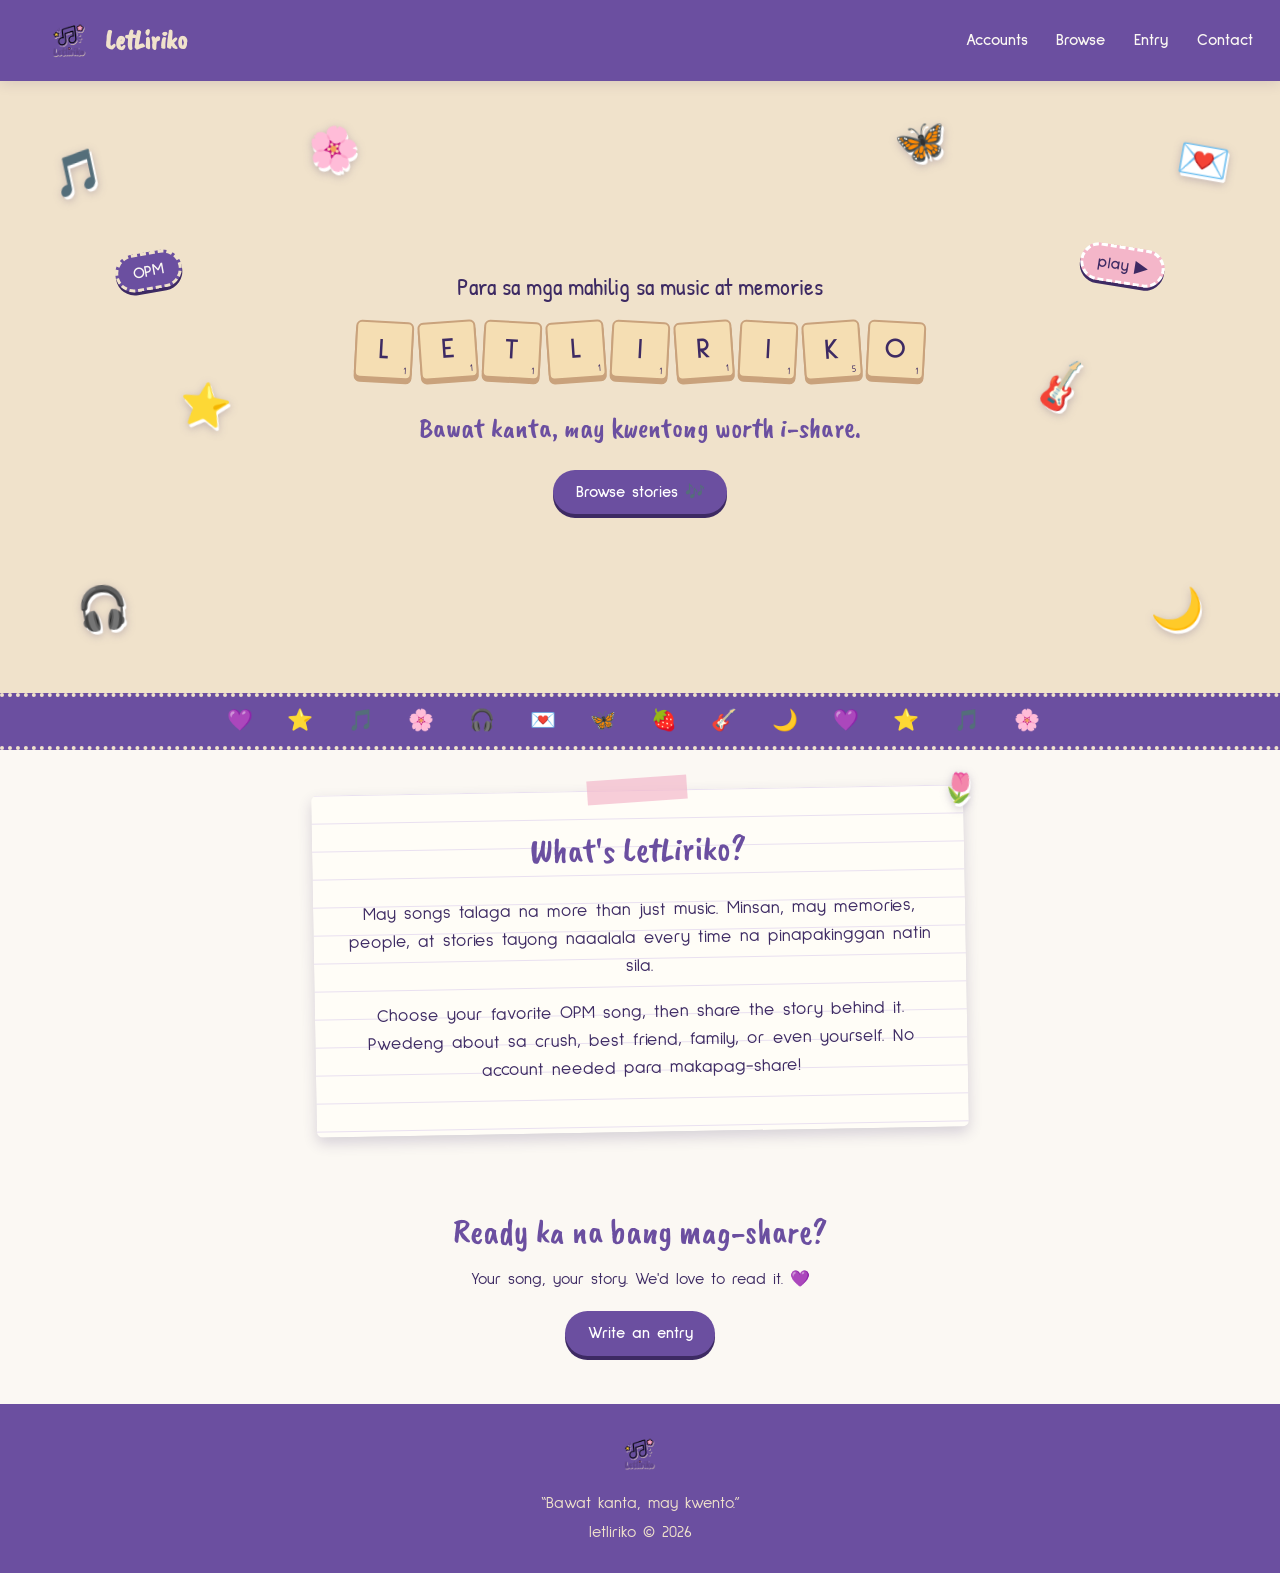
<file: index.html>
<!DOCTYPE html>
<html lang="en">
<head>
  <meta charset="UTF-8"><meta name="viewport" content="width=device-width, initial-scale=1">
  <meta name="description" content="LetLiriko — share the stories behind your favorite OPM songs.">
  <title>LetLiriko | Bawat kanta, may kwento</title><link rel="stylesheet" href="style.css">
</head>
<body>
<nav class="site-nav"><a class="brand" href="index.html" aria-label="LetLiriko home"><img src="letliriko-logo.png" alt="LetLiriko logo"><span>LetLiriko</span></a><div class="nav-links"><a  href="account.html" id="accountNav">Accounts</a><a  href="browse.html">Browse</a><a  href="messages.html">Entry</a><a  href="contact.html">Contact</a><a href="#" id="logoutNav" hidden>Log out</a></div></nav>
<header class="hero section">
  <span class="sticker" style="left:4%;top:10%;--r:-12deg">🎵</span><span class="sticker" style="left:14%;top:48%;--r:8deg">⭐</span>
  <span class="sticker" style="left:6%;bottom:8%;--r:-6deg">🎧</span><span class="sticker" style="left:24%;top:6%;--r:14deg">🌸</span>
  <span class="sticker" style="right:4%;top:8%;--r:10deg">💌</span><span class="sticker" style="right:15%;top:45%;--r:-10deg">🎸</span>
  <span class="sticker" style="right:6%;bottom:8%;--r:6deg">🌙</span><span class="sticker" style="right:26%;top:5%;--r:-8deg">🦋</span>
  <span class="badge" style="left:9%;top:28%;--r:-10deg">OPM</span><span class="badge pink" style="right:9%;top:27%;--r:9deg">play ▶</span>
  <p class="kicker">Para sa mga mahilig sa music at memories</p>
  <div class="tiles" aria-label="LETLIRIKO"><div class="tile">L<i>1</i></div><div class="tile">E<i>1</i></div><div class="tile">T<i>1</i></div><div class="tile">L<i>1</i></div><div class="tile">I<i>1</i></div><div class="tile">R<i>1</i></div><div class="tile">I<i>1</i></div><div class="tile">K<i>5</i></div><div class="tile">O<i>1</i></div></div>
  <p class="quote">Bawat kanta, may kwentong worth i-share.</p>
  <a class="btn" href="browse.html">Browse stories 🎶</a>
</header>
<div class="tape-row" aria-hidden="true">💜 ⭐ 🎵 🌸 🎧 💌 🦋 🍓 🎸 🌙 💜 ⭐ 🎵 🌸</div>
<section class="about" id="about"><div class="paper"><span class="tape"></span><span class="sticker small" style="right:-14px;top:-18px;--r:12deg">🌷</span>
  <h2>What's LetLiriko?</h2>
  <p>May songs talaga na more than just music. Minsan, may memories, people, at stories tayong naaalala every time na pinapakinggan natin sila.</p>
  <p>Choose your favorite OPM song, then share the story behind it. Pwedeng about sa crush, best friend, family, or even yourself. No account needed para makapag-share!</p>
</div></section>
<section class="home-actions"><h2>Ready ka na bang mag-share?</h2><p>Your song, your story. We'd love to read it. 💜</p><a class="btn" href="messages.html">Write an entry</a></section>
<footer><a class="brand" href="index.html">
  <img src="letliriko-logo.png" alt="LetLiriko logo">
</a><p>“Bawat kanta, may kwento.”</p><p>letliriko &copy; 2026</p></footer>
<script src="nav.js"></script><script type="module" src="cloud.js"></script>
</body></html>
</file>
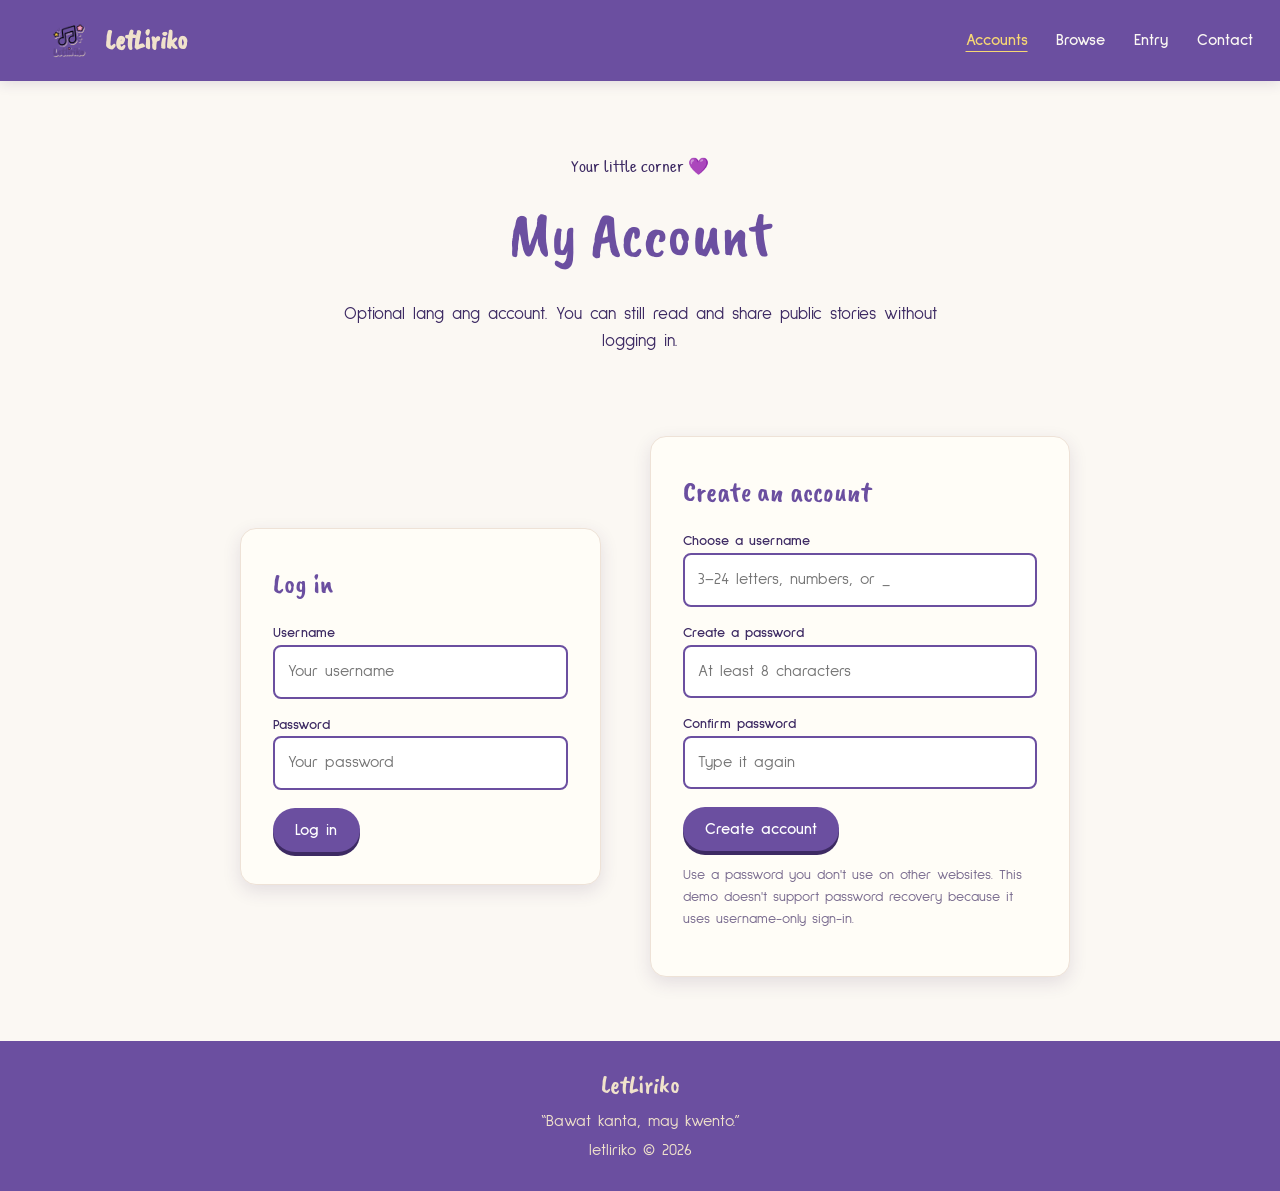
<file: account.html>
<!DOCTYPE html>
<html lang="en"><head><meta charset="UTF-8"><meta name="viewport" content="width=device-width, initial-scale=1"><title>My Account | LetLiriko</title><link rel="stylesheet" href="style.css"></head>
<body>
<nav class="site-nav"><a class="brand" href="index.html" aria-label="LetLiriko home"><img src="letliriko-logo.png" alt="LetLiriko logo"><span>LetLiriko</span></a><div class="nav-links"><a class="active" href="account.html" id="accountNav">Accounts</a><a  href="browse.html">Browse</a><a  href="messages.html">Entry</a><a  href="contact.html">Contact</a><a href="#" id="logoutNav" hidden>Log out</a></div></nav>
<main class="page-shell"><section class="page-heading"><p class="kicker">Your little corner 💜</p><h1>My Account</h1><p>Optional lang ang account. You can still read and share public stories without logging in.</p></section>
<div id="authPanel" class="account-grid"><section class="form-panel"><h2>Log in</h2><form id="loginForm"><label for="loginUsername">Username</label><input id="loginUsername" minlength="3" maxlength="24" autocomplete="username" required placeholder="Your username"><label for="loginPassword">Password</label><input id="loginPassword" type="password" minlength="8" autocomplete="current-password" required placeholder="Your password"><button class="btn" type="submit">Log in</button></form></section>
<section class="form-panel"><h2>Create an account</h2><form id="signupForm"><label for="signupUsername">Choose a username</label><input id="signupUsername" minlength="3" maxlength="24" pattern="[A-Za-z0-9_]{3,24}" autocomplete="username" required placeholder="3–24 letters, numbers, or _"><label for="signupPassword">Create a password</label><input id="signupPassword" type="password" minlength="8" autocomplete="new-password" required placeholder="At least 8 characters"><label for="signupPasswordConfirm">Confirm password</label><input id="signupPasswordConfirm" type="password" minlength="8" autocomplete="new-password" required placeholder="Type it again"><button class="btn" type="submit">Create account</button></form><p class="muted">Use a password you don't use on other websites. This demo doesn't support password recovery because it uses username-only sign-in.</p></section></div>
<section id="accountDashboard" class="form-panel" hidden><div class="dashboard-heading"><div><p class="kicker">Welcome back!</p><h2 id="welcomeUser">Your entries</h2></div><button id="logoutButton" class="btn btn-secondary" type="button">Log out</button></div><p>These are the entries you've posted while logged in. You can delete your own entries here.</p><div id="myEntries"><p>Loading your entries...</p></div></section></main>
<div id="toastRegion" class="toast-region" aria-live="polite" aria-atomic="true"></div><footer><b>LetLiriko</b><p>“Bawat kanta, may kwento.”</p><p>letliriko &copy; 2026</p></footer>
<script src="nav.js"></script><script type="module" src="cloud.js"></script><script type="module" src="account.js"></script>
</body></html>
</file>
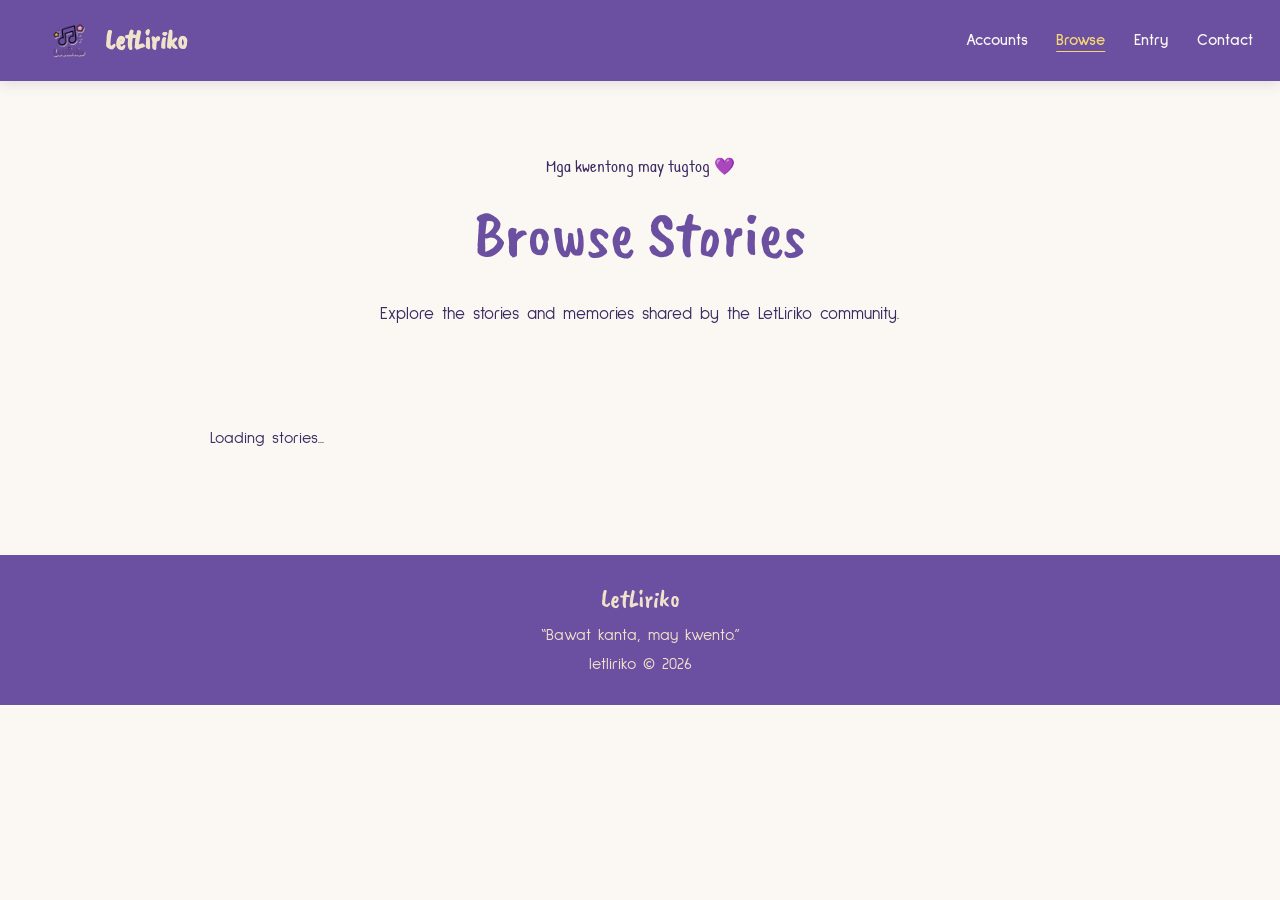
<file: browse.html>
<!DOCTYPE html>
<html lang="en"><head><meta charset="UTF-8"><meta name="viewport" content="width=device-width, initial-scale=1"><title>Browse Stories | LetLiriko</title><link rel="stylesheet" href="style.css"></head>
<body>
<nav class="site-nav"><a class="brand" href="index.html" aria-label="LetLiriko home"><img src="letliriko-logo.png" alt="LetLiriko logo"><span>LetLiriko</span></a><div class="nav-links"><a  href="account.html" id="accountNav">Accounts</a><a class="active" href="browse.html">Browse</a><a  href="messages.html">Entry</a><a  href="contact.html">Contact</a><a href="#" id="logoutNav" hidden>Log out</a></div></nav>
<main class="page-shell browse-page"><section class="page-heading"><p class="kicker">Mga kwentong may tugtog 💜</p><h1>Browse Stories</h1><p>Explore the stories and memories shared by the LetLiriko community.</p></section>
<div id="browseEntries" class="browse-grid" aria-live="polite"><p>Loading stories...</p></div></main>
<div id="browseModal" class="modal browse-entry-overlay" hidden>
  <article class="browse-modal" role="dialog" aria-modal="true" aria-labelledby="browseModalTitle">
    <button type="button" class="browse-close" id="browseClose" aria-label="Close entry">×</button>
    <div class="browse-detail-cover" id="browseDetailCover" role="img" aria-label="Song album cover"></div>
    <div class="browse-detail-content">
      <div class="browse-detail-meta"><span class="browse-song"></span><time class="browse-date"></time></div>
      <h2 id="browseModalTitle"></h2>
      <p class="browse-story"></p>
      <div class="browse-detail-footer"><small class="browse-author"></small><span class="browse-signature">Bawat kanta, may kwento. 💜</span></div>
    </div>
  </article>
</div>
<div id="toastRegion" class="toast-region" aria-live="polite" aria-atomic="true"></div><footer><b>LetLiriko</b><p>“Bawat kanta, may kwento.”</p><p>letliriko &copy; 2026</p></footer>
<script src="entries.js"></script><script src="nav.js"></script><script type="module" src="cloud.js"></script><script src="browse.js"></script></body></html>
</file>
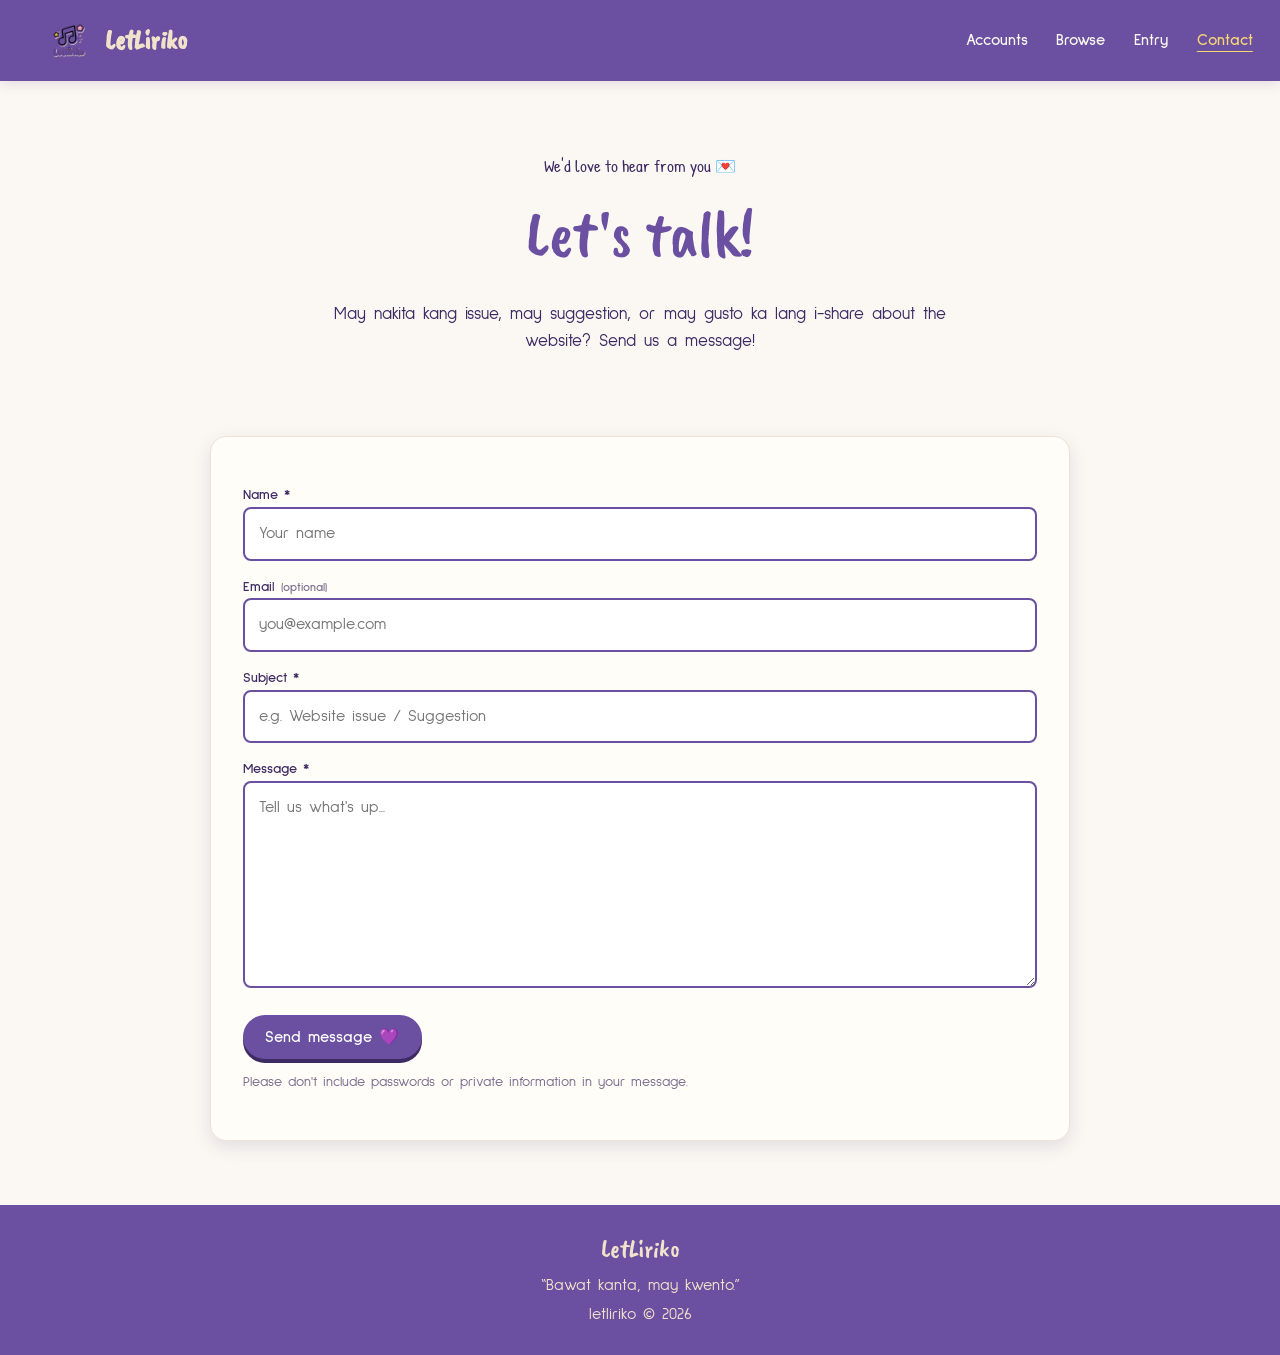
<file: contact.html>
<!DOCTYPE html>
<html lang="en"><head><meta charset="UTF-8"><meta name="viewport" content="width=device-width, initial-scale=1"><title>Contact | LetLiriko</title><link rel="stylesheet" href="style.css"></head>
<body>
<nav class="site-nav"><a class="brand" href="index.html" aria-label="LetLiriko home"><img src="letliriko-logo.png" alt="LetLiriko logo"><span>LetLiriko</span></a><div class="nav-links"><a  href="account.html" id="accountNav">Accounts</a><a  href="browse.html">Browse</a><a  href="messages.html">Entry</a><a class="active" href="contact.html">Contact</a><a href="#" id="logoutNav" hidden>Log out</a></div></nav>
<main class="page-shell"><section class="page-heading"><p class="kicker">We'd love to hear from you 💌</p><h1>Let's talk!</h1><p>May nakita kang issue, may suggestion, or may gusto ka lang i-share about the website? Send us a message!</p></section>
<form id="contactForm" class="form-panel"><label for="contactName">Name *</label><input id="contactName" maxlength="60" required placeholder="Your name"><label for="contactEmail">Email <span class="muted">(optional)</span></label><input id="contactEmail" type="email" maxlength="254" placeholder="you@example.com"><label for="contactSubject">Subject *</label><input id="contactSubject" maxlength="100" required placeholder="e.g. Website issue / Suggestion"><label for="contactMessage">Message *</label><textarea id="contactMessage" rows="7" maxlength="2000" required placeholder="Tell us what's up..."></textarea><button class="btn" type="submit">Send message 💜</button><p class="muted">Please don't include passwords or private information in your message.</p></form></main>
<div id="toastRegion" class="toast-region" aria-live="polite" aria-atomic="true"></div><footer><b>LetLiriko</b><p>“Bawat kanta, may kwento.”</p><p>letliriko &copy; 2026</p></footer>
<script src="nav.js"></script><script src="contact.js"></script><script type="module" src="cloud.js"></script>
</body></html>
</file>
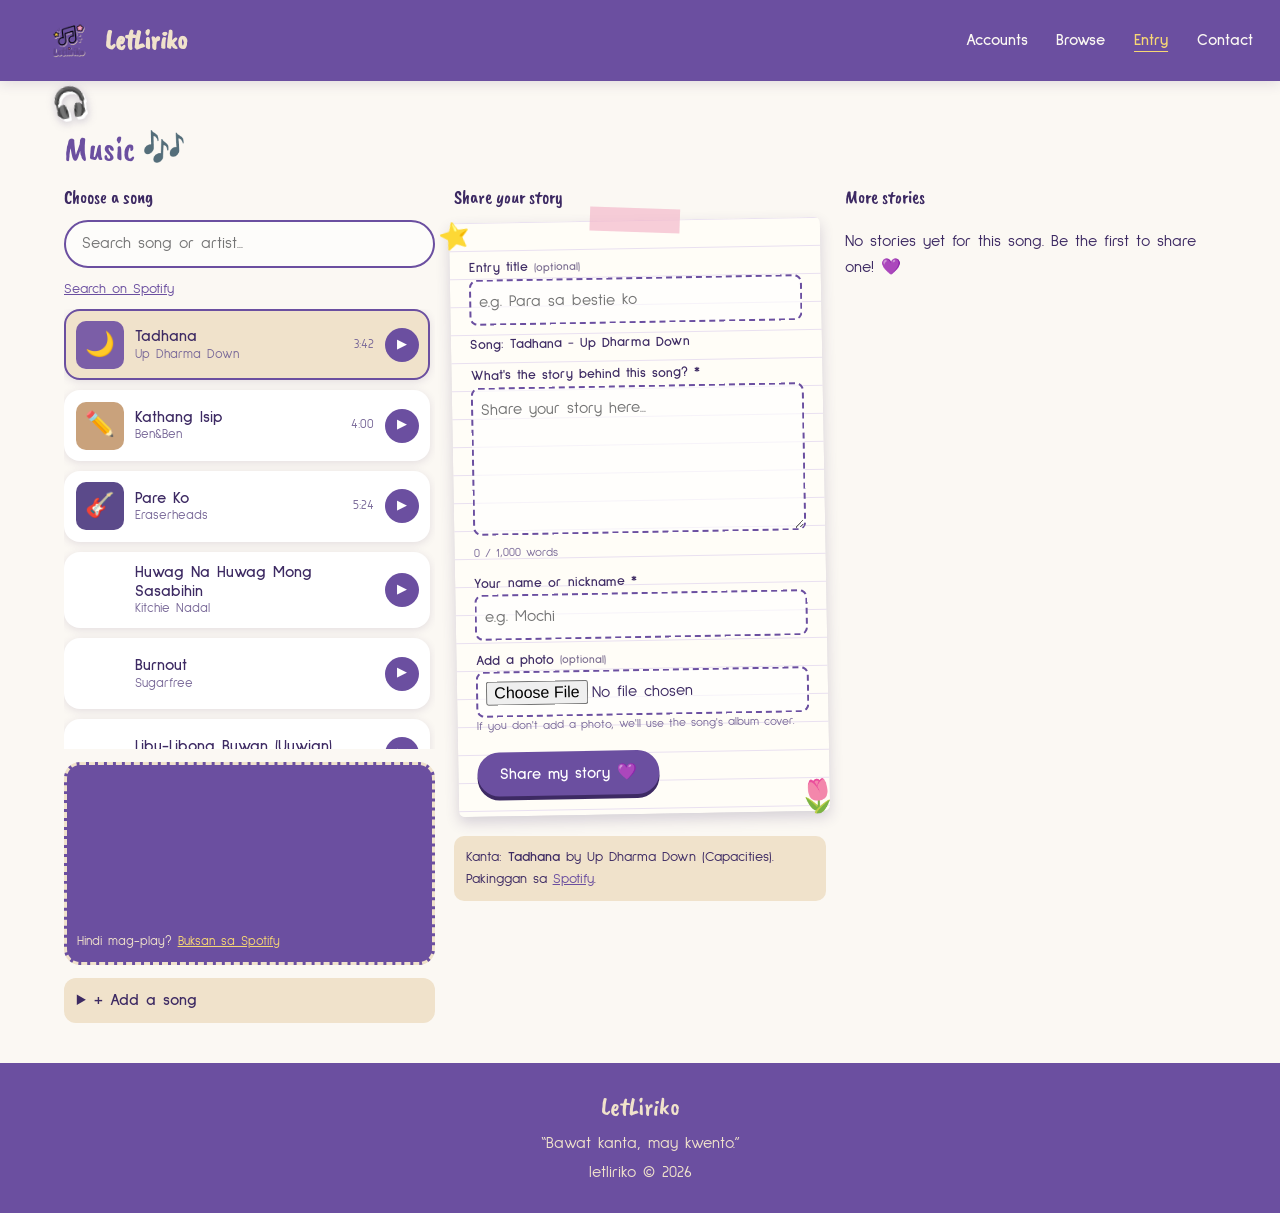
<file: messages.html>
<!DOCTYPE html>
<html lang="en">
<head><meta charset="UTF-8"><meta name="viewport" content="width=device-width, initial-scale=1"><title>Entry | LetLiriko</title><link rel="stylesheet" href="style.css"></head>
<body>
<nav class="site-nav"><a class="brand" href="index.html" aria-label="LetLiriko home"><img src="letliriko-logo.png" alt="LetLiriko logo"><span>LetLiriko</span></a><div class="nav-links"><a  href="account.html" id="accountNav">Accounts</a><a  href="browse.html">Browse</a><a class="active" href="messages.html">Entry</a><a  href="contact.html">Contact</a><a href="#" id="logoutNav" hidden>Log out</a></div></nav>
<section class="deco-sec"><span class="sticker small" style="left:1%;top:0;--r:-10deg">🎧</span><h2>Music 🎶</h2><div class="cols">
  <div class="music-column"><h3>Choose a song</h3><input id="songSearch" type="search" placeholder="Search song or artist..." aria-label="Search songs"><a id="spSearch" href="#" target="_blank" rel="noopener" hidden>Search on Spotify</a><div id="songList"></div><div id="player"></div>
    <details class="addsong"><summary>+ Add a song</summary><form id="songForm"><small>1. Find the song on Spotify. 2. Click Share → Copy Song Link. 3. Paste it here.</small><input id="songLink" type="url" placeholder="https://open.spotify.com/track/..." required><input id="songTitle" placeholder="Song title (optional)"><input id="songArtist" placeholder="Artist (optional)"><p id="songMsg" role="status"></p><button class="btn" type="submit">Add song</button></form></details>
  </div>
  <div><h3>Share your story</h3><form class="card" id="entryForm"><span class="st">🌷</span><span class="st2">⭐</span>
    <label for="title">Entry title <span class="muted">(optional)</span></label><input id="title" maxlength="50" placeholder="e.g. Para sa bestie ko">
    <label>Song: <span id="formSong"></span></label>
    <label for="meaning">What's the story behind this song? *</label><textarea id="meaning" rows="5" maxlength="100000" placeholder="Share your story here..." required></textarea><small id="meaningWordCount" class="muted">0 / 1,000 words</small>
    <label for="from">Your name or nickname *</label><input id="from" maxlength="25" placeholder="e.g. Mochi" required>
    <label for="photo">Add a photo <span class="muted">(optional)</span></label><input id="photo" type="file" accept="image/*"><small>If you don't add a photo, we'll use the song's album cover.</small><div id="photoPreview"></div>
    <p id="msg" class="form-status" role="status"></p><button class="btn" type="submit">Share my story 💜</button>
  </form><div class="credits" id="credits"></div></div>
  <div><h3>More stories</h3><div id="entryList"></div></div>
</div></section>
<div id="modal" class="modal" hidden onclick="if(event.target===this)closeModal()"><div class="modal-card" id="modalCard"></div></div>
<div id="toastRegion" class="toast-region" aria-live="polite" aria-atomic="true"></div>
<footer><b>LetLiriko</b><p>“Bawat kanta, may kwento.”</p><p>letliriko &copy; 2026</p></footer>
<script src="entries.js"></script><script src="song.js"></script><script src="nav.js"></script><script type="module" src="cloud.js"></script>
</body></html>
</file>
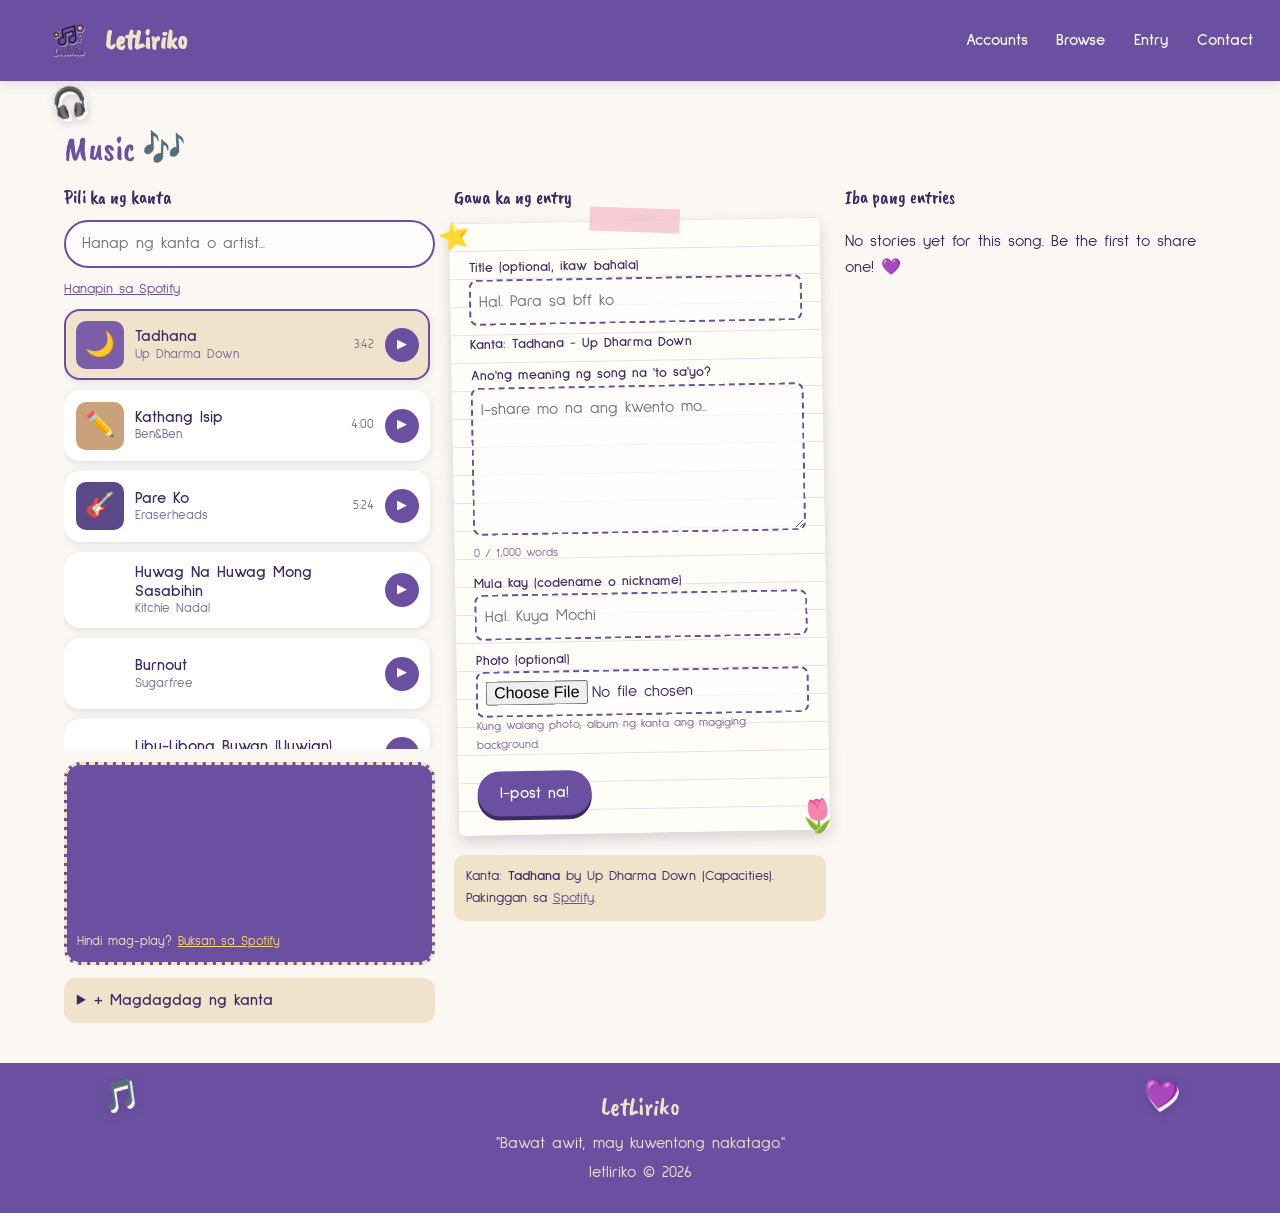
<file: services.html>
<!DOCTYPE html>
<html lang="tl">
<head>
  <meta charset="UTF-8"><meta name="viewport" content="width=device-width, initial-scale=1">
  <title>Services | LetLiriko</title><link rel="stylesheet" href="style.css">
</head>
<body>
<nav class="site-nav"><a class="brand" href="index.html" aria-label="LetLiriko home"><img src="letliriko-logo.png" alt="LetLiriko logo"><span>LetLiriko</span></a><div class="nav-links"><a  href="account.html" id="accountNav">Accounts</a><a  href="browse.html">Browse</a><a  href="messages.html">Entry</a><a  href="contact.html">Contact</a><a href="#" id="logoutNav" hidden>Log out</a></div></nav>

<section class="deco-sec">
  <span class="sticker small" style="left:1%;top:0;--r:-10deg">🎧</span>
  <h2>Music 🎶</h2>
  <div class="cols">
    <div><h3>Pili ka ng kanta</h3><input id="songSearch" type="search" placeholder="Hanap ng kanta o artist..." aria-label="Hanap ng kanta">
      <a id="spSearch" href="#" target="_blank" hidden>Hanapin sa Spotify</a>
      <div id="songList"></div><div id="player"></div>
      <details class="addsong"><summary>+ Magdagdag ng kanta</summary>
        <form id="songForm">
          <small>1. Hanapin ang kanta sa Spotify. 2. Share, tapos Copy Song Link. 3. I-paste dito.</small>
          <input id="songLink" placeholder="https://open.spotify.com/track/..." required>
          <input id="songTitle" placeholder="Title (optional, kusa naming kukunin)">
          <input id="songArtist" placeholder="Artist (optional)">
          <p id="songMsg" role="status"></p>
          <button class="btn" type="submit">Idagdag</button>
        </form></details></div>

    <div>
      <h3>Gawa ka ng entry</h3>
      <form class="card" id="entryForm">
        <span class="st">🌷</span><span class="st2">⭐</span>
        <label for="title">Title (optional, ikaw bahala)</label>
        <input id="title" maxlength="50" placeholder="Hal. Para sa bff ko">
        <label>Kanta: <span id="formSong"></span></label>
        <label for="meaning">Ano'ng meaning ng song na 'to sa'yo?</label>
        <textarea id="meaning" rows="5" maxlength="100000" placeholder="I-share mo na ang kwento mo..."></textarea><small id="meaningWordCount" class="muted">0 / 1,000 words</small>
        <label for="from">Mula kay (codename o nickname)</label>
        <input id="from" maxlength="25" placeholder="Hal. Kuya Mochi">
        <label for="photo">Photo (optional)</label>
        <input id="photo" type="file" accept="image/*">
        <small>Kung walang photo, album ng kanta ang magiging background.</small>
        <div id="photoPreview"></div>
        <p id="msg" role="status"></p>
        <button class="btn" type="submit">I-post na!</button>
      </form>
      <div class="credits" id="credits"></div>
    </div>

    <div><h3>Iba pang entries</h3><div id="entryList"></div></div>
  </div>
</section>

<div id="toastRegion" class="toast-region" aria-live="polite" aria-atomic="true"></div>
<div id="modal" class="modal" hidden onclick="if(event.target===this)closeModal()">
  <div class="modal-card" id="modalCard"></div>
</div>

<footer>
  <span class="sticker small" style="left:8%;top:10px;--r:-8deg">🎵</span>
  <span class="sticker small" style="right:8%;top:10px;--r:8deg;animation-delay:1s">💜</span>
  <b>LetLiriko</b><p>"Bawat awit, may kuwentong nakatago."</p><p>letliriko &copy; 2026</p>
</footer>
<script src="nav.js"></script><script src="entries.js"></script>
<script src="song.js"></script>
<script type="module" src="cloud.js"></script>
</body></html>
</file>
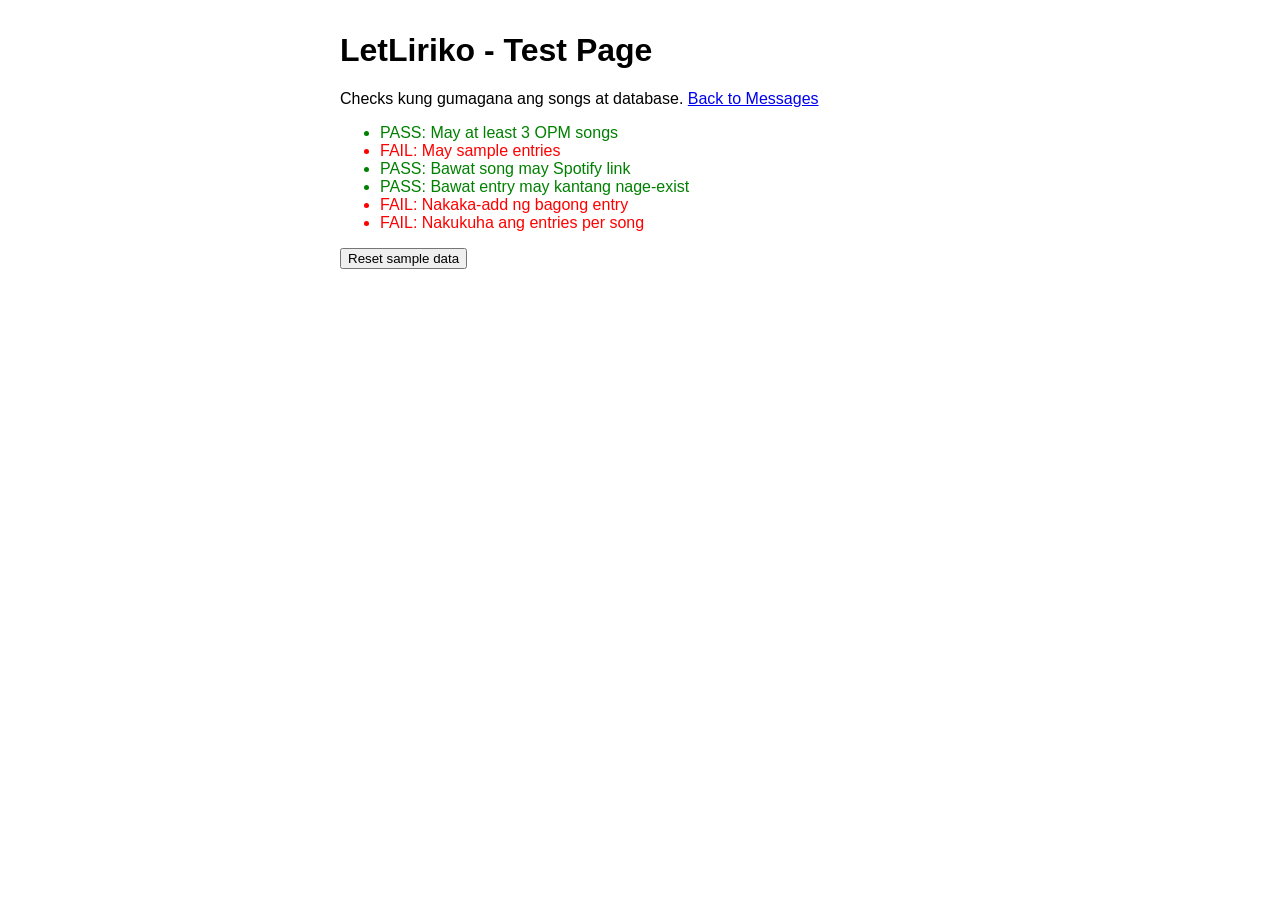
<file: test.html>
<!DOCTYPE html>
<html lang="en"><head><meta charset="UTF-8"><title>LetLiriko Test</title>
<style>body{font-family:sans-serif;max-width:600px;margin:2rem auto}.ok{color:green}.bad{color:red}</style></head>
<body>
<h1>LetLiriko - Test Page</h1>
<p>Checks kung gumagana ang songs at database. <a href="messages.html">Back to Messages</a></p>
<ul id="results"></ul>
<button onclick="DB.reset();location.reload()">Reset sample data</button>
<script src="entries.js"></script>
<script>
function check(name, pass) {
  const li = document.createElement("li");
  li.className = pass ? "ok" : "bad";
  li.textContent = (pass ? "PASS: " : "FAIL: ") + name;
  document.getElementById("results").appendChild(li);
}
check("May at least 3 OPM songs", SONGS.length >= 3);
check("May sample entries", DB.all().length >= 1);
check("Bawat song may Spotify link", SONGS.every(s => s.spotify.startsWith("https://")));
check("Bawat entry may kantang nage-exist", DB.all().every(e => findSong(e.songId)));
const before = DB.all().length;
DB.add({ songId: SONGS[0].id, title: "test", meaning: "test", from: "tester", bg: "" });
check("Nakaka-add ng bagong entry", DB.all().length === before + 1);
check("Nakukuha ang entries per song", DB.forSong(SONGS[0].id).length >= 1);
// tanggalin ang test entry
localStorage.setItem(KEY, JSON.stringify(DB.all().filter(e => e.from !== "tester")));
</script></body></html>
</file>
<file: style.css>
@import url('https://fonts.googleapis.com/css2?family=Lora:wght@400;500;600;700&family=Sulphur+Point:wght@400;700&family=Patrick+Hand&family=Caveat+Brush&display=swap');
:root{--purple:#6b4fa0;--dark:#3d2a63;--beige:#f0e2cb;--off:#fbf8f3;--pink:#f4b6c9;--yellow:#f7d774}
*{box-sizing:border-box}
body{margin:0;font-family:'Sulphur Point',sans-serif;background:var(--off);color:var(--dark);line-height:1.6}
h1,h2,h3{font-family:'Caveat Brush',cursive;font-weight:400;margin:0 0 .4rem}
h2{font-size:2.2rem;color:var(--purple)}
a{color:var(--purple)}
:focus-visible{outline:3px solid var(--yellow);outline-offset:2px}
nav{display:flex;justify-content:space-between;align-items:center;padding:.8rem 1.5rem;background:var(--purple)}
nav b{font-family:'Caveat Brush';font-size:1.6rem;color:var(--beige);font-weight:400}
nav a{color:var(--off);text-decoration:none;margin-left:1.2rem;font-weight:700}
nav a:hover{color:var(--yellow)}
section{padding:2.5rem 1.5rem;max-width:1200px;margin:auto}
.hero{text-align:center;background:var(--beige);max-width:none;position:relative;overflow:hidden}
.tiles{display:flex;justify-content:center;gap:.4rem;flex-wrap:wrap;margin:1rem 0}
.tile{width:3.2rem;height:3.2rem;background:#f5deb3;border:2px solid #c9a27c;border-radius:6px;
  box-shadow:0 4px 0 #c9a27c;font:700 1.8rem 'Sulphur Point';display:grid;place-items:center;position:relative;color:var(--dark)}
.tile:nth-child(even){transform:rotate(-4deg)}.tile:nth-child(odd){transform:rotate(3deg)}
.tile i{position:absolute;right:3px;bottom:0;font:normal .6rem 'Sulphur Point'}
.sticker{position:absolute;font-size:2.6rem;animation:float 4s ease-in-out infinite}
@keyframes float{50%{transform:translateY(-10px) rotate(8deg)}}
@media(prefers-reduced-motion:reduce){.sticker{animation:none}}
.btn{display:inline-block;background:var(--purple);color:#fff;border:0;padding:.7rem 1.4rem;border-radius:30px;
  font:700 1rem 'Sulphur Point';text-decoration:none;cursor:pointer;box-shadow:0 4px 0 var(--dark)}
.about{max-width:700px;text-align:center}
.about p{font-size:1.1rem}
/* preview slides */
.slider{position:relative}
#slides{display:flex;gap:1rem;overflow-x:auto;scroll-snap-type:x mandatory;padding:.5rem;scrollbar-width:none}
.slide{flex:0 0 min(320px,85%);height:220px;border-radius:16px;scroll-snap-align:start;background-size:cover;background-position:center;
  position:relative;color:#fff;box-shadow:0 6px 14px #3d2a6340;overflow:hidden}
.slide-emoji{position:absolute;top:50%;left:50%;transform:translate(-50%,-60%);font-size:4rem;opacity:.5}
.slide-text{position:absolute;left:0;bottom:0;right:0;padding:.8rem 1rem;background:linear-gradient(transparent,#000a)}
.slide-text small{font-size:.7rem;display:block}
.slide-text h3{font-size:1.2rem;margin:0}
.slide-text p{font-size:.8rem;margin:0}
.arrow{position:absolute;top:45%;background:var(--yellow);border:0;border-radius:50%;width:2.4rem;height:2.4rem;cursor:pointer;font-size:1.2rem}
.arrow.l{left:-.5rem}.arrow.r{right:-.5rem}
/* music sections */
.cols{display:grid;grid-template-columns:repeat(3,1fr);gap:1.2rem;align-items:start}
@media(max-width:850px){.cols{grid-template-columns:1fr}}
.song{display:flex;align-items:center;gap:.7rem;padding:.6rem;margin-bottom:.6rem;background:#fff;border-radius:16px;
  box-shadow:0 2px 8px #3d2a6320;cursor:pointer;border:2px solid transparent}
.song.active{border-color:var(--purple);background:var(--beige)}
.album{width:48px;height:48px;border-radius:10px;display:grid;place-items:center;font-size:1.5rem;flex:none}
.info{flex:1;display:flex;flex-direction:column;line-height:1.2}.info span,.time{font-size:.8rem;color:#7a6a99}
.play{background:var(--purple);color:#fff;width:34px;height:34px;border-radius:50%;display:grid;place-items:center;text-decoration:none;font-size:.8rem}
/* scrapbook card */
.card{background:#fffdf7;padding:1.6rem 1.2rem 1.2rem;border-radius:6px;box-shadow:0 6px 14px #3d2a6330;position:relative;
  transform:rotate(-1deg);background-image:linear-gradient(#e9e0f0 1px,transparent 1px);background-size:100% 28px}
.card::before{content:"";position:absolute;top:-12px;left:50%;width:90px;height:24px;transform:translateX(-50%) rotate(3deg);background:#f4b6c9aa}
.card .st{position:absolute;right:-8px;bottom:-14px;font-size:2rem}
label{display:block;font-weight:700;font-size:.85rem;margin-top:.6rem}
input,textarea{width:100%;padding:.5rem;border:2px dashed var(--purple);border-radius:8px;background:#fff9;font:inherit}
.credits{margin-top:1.4rem;font-size:.85rem;background:var(--beige);padding:.7rem;border-radius:10px}
.note{background:#fff;border-left:5px solid var(--pink);padding:.6rem .8rem;margin-bottom:.7rem;border-radius:6px;box-shadow:0 2px 6px #3d2a6320}
.note p{margin:.2rem 0;font-family:'Patrick Hand';font-size:1.1rem}
footer{background:var(--purple);color:var(--beige);text-align:center;padding:1.5rem}
footer b{font-family:'Caveat Brush';font-size:1.6rem;font-weight:400}
footer p{margin:.2rem}

/* ===== v2: mas maraming stickers ===== */
.hero{padding:3.5rem 1.5rem 3rem;min-height:70vh;display:flex;flex-direction:column;justify-content:center;align-items:center}
.hero>*:not(.sticker):not(.badge){position:relative;z-index:1}
.kicker{font-family:'Patrick Hand';font-size:1.5rem;margin:0}
.quote{font-family:'Caveat Brush';font-size:1.8rem;color:var(--purple);margin:.6rem 0 1.2rem}
.tile{width:3.6rem;height:3.6rem}
@media(max-width:600px){.tile{width:2.2rem;height:2.2rem;font-size:1.2rem}.sticker{font-size:1.8rem}.badge{display:none}}
.sticker{transform:rotate(var(--r,0deg));filter:drop-shadow(2px 3px 0 #fff) drop-shadow(0 2px 4px #3d2a6340);z-index:0;pointer-events:none}
.sticker.small{font-size:1.8rem;position:absolute}
@keyframes float{50%{transform:translateY(-10px) rotate(calc(var(--r,0deg) + 8deg))}}
.badge{position:absolute;background:var(--purple);color:var(--off);font:700 1rem 'Sulphur Point';padding:.3rem .9rem;border-radius:30px;
  border:3px dashed var(--beige);transform:rotate(var(--r,0deg));box-shadow:0 3px 0 var(--dark)}
.badge.pink{background:var(--pink);color:var(--dark);border-color:#fff}
.tape-row{background:var(--purple);color:#fff;padding:.5rem;text-align:center;white-space:nowrap;overflow:hidden;font-size:1.3rem;letter-spacing:.8rem;
  border-top:4px dotted var(--beige);border-bottom:4px dotted var(--beige)}
.paper{position:relative;background:#fffdf7;padding:2rem 1.5rem;border-radius:6px;box-shadow:0 6px 14px #3d2a6330;transform:rotate(-1deg);
  background-image:linear-gradient(#e9e0f0 1px,transparent 1px);background-size:100% 28px}
.tape{position:absolute;top:-12px;left:50%;width:100px;height:24px;transform:translateX(-50%) rotate(-3deg);background:#f4b6c9aa}
.deco-sec{position:relative}
footer{position:relative}
.card .st2{position:absolute;left:-10px;top:-6px;font-size:1.6rem;transform:rotate(-12deg)}
.card small{display:block;font-size:.75rem;color:#7a6a99}
#photoPreview img{width:100%;max-height:120px;object-fit:cover;border-radius:8px;margin-top:.4rem;border:3px solid #fff;box-shadow:0 2px 6px #3d2a6340}
#photoPreview button{margin-top:.3rem;background:none;border:0;color:var(--purple);text-decoration:underline;cursor:pointer;font:inherit}
.slide{cursor:pointer;transition:transform .15s}
.slide:hover{transform:translateY(-4px) rotate(-1deg)}
.slide::after{content:"basahin ▸";position:absolute;top:10px;right:10px;background:var(--yellow);color:var(--dark);font-size:.7rem;font-weight:700;padding:.1rem .6rem;border-radius:20px}
/* modal para sa buong entry */
.modal{position:fixed;inset:0;background:#3d2a63cc;display:grid;place-items:center;padding:1rem;z-index:50;overflow:auto}
.modal[hidden]{display:none}
.modal-card{background:#fffdf7;max-width:460px;width:100%;border-radius:8px;overflow:hidden;position:relative;box-shadow:0 10px 30px #0006}
.modal-top{height:180px;background-size:cover;background-position:center;display:grid;place-items:center;font-size:5rem}
.modal-body{padding:1.2rem;position:relative}
.modal-body .tape{top:-12px}
.modal-body p{font-family:'Patrick Hand';font-size:1.3rem;margin:.5rem 0}
.modal-body .btn{font-size:.85rem;padding:.5rem 1rem;margin:.2rem .2rem 0 0}
.modal-x{position:absolute;top:8px;right:8px;background:var(--yellow);border:0;border-radius:50%;width:2.2rem;height:2.2rem;cursor:pointer;font-size:1rem;z-index:2}

/* player */
#player{margin-top:.8rem;background:var(--purple);padding:.6rem;border-radius:16px;border:3px dashed var(--beige)}
#player iframe{border-radius:12px;display:block}
#player small{color:var(--beige);display:block;margin-top:.3rem}#player small a{color:var(--yellow)}
button.play{border:0;cursor:pointer;font:inherit;font-size:.8rem}

#songSearch{margin-bottom:.5rem;border-style:solid;border-radius:30px;padding:.6rem 1rem}
#spSearch{display:inline-block;margin-bottom:.5rem;font-size:.85rem}
.addsong{margin-top:.8rem;background:var(--beige);border-radius:12px;padding:.6rem .8rem}
.addsong summary{cursor:pointer;font-weight:700}
.addsong input{margin-top:.4rem}.addsong .btn{margin-top:.5rem;font-size:.85rem}

/* ===== v3: fade sa baba ng preview card para mas mabasa ang text ===== */
.slide::before{content:"";position:absolute;left:0;right:0;bottom:0;height:78%;z-index:0;pointer-events:none;
  background:linear-gradient(to top,rgba(30,15,55,.96) 0%,rgba(30,15,55,.82) 38%,rgba(30,15,55,0) 100%)}
.slide-text{background:none;z-index:1;padding:.9rem 1rem 1rem;text-shadow:0 1px 3px rgba(0,0,0,.7)}
.slide-text small{font-size:.75rem;opacity:.92}
.slide-text p{font-size:.85rem;line-height:1.35}
.slide::after{z-index:2}
/* mahabang listahan ng kanta: scroll lang sa loob */
#songList{max-height:440px;overflow-y:auto;padding-right:.3rem}

/* ===== LetLiriko responsive refresh ===== */
:root{--purple:#6b4fa0;--dark:#3d2a63;--beige:#f0e2cb;--off:#fbf8f3;--pink:#f4b6c9;--yellow:#f7d774;--danger:#a83e62}
body{overflow-x:hidden}
.site-nav{position:sticky;top:0;z-index:30;min-height:76px;gap:1rem;box-shadow:0 3px 12px #3d2a6320}
.brand{display:inline-flex;align-items:center;gap:.55rem;color:var(--beige);text-decoration:none;min-width:0}
.brand img{width:52px;height:52px;object-fit:contain;display:block}
.brand span{font-family:'Caveat Brush',cursive;font-size:1.7rem;line-height:1}
.nav-links{display:flex;align-items:center;justify-content:flex-end;gap:clamp(.55rem,2vw,1.4rem);flex-wrap:wrap}
nav.site-nav .nav-links a{margin:0;padding:.4rem .2rem;white-space:nowrap}
nav.site-nav .nav-links a.active{color:var(--yellow);text-decoration:underline;text-underline-offset:6px}
.hero{min-height:68vh}
.home-actions{text-align:center;padding:2rem 1rem 3rem}
.home-actions p{margin:.3rem 0 1.2rem}
.preview-section{padding-bottom:1.2rem}
.slider{padding:0 2.2rem}
#slides{gap:1rem;padding:.7rem .25rem;scroll-behavior:auto;overscroll-behavior-x:contain}
.arrow{top:50%;transform:translateY(-50%);z-index:5;width:2.8rem;height:2.8rem;display:grid;place-items:center;border:2px solid var(--dark);box-shadow:0 3px 0 var(--dark);font-size:1.8rem;line-height:1;padding:0;transition:transform .15s,filter .15s}
.arrow:hover{filter:brightness(1.05);transform:translateY(-50%) scale(1.06)}
.arrow:active{transform:translateY(-50%) scale(.96)}
.arrow.l{left:-.1rem}.arrow.r{right:-.1rem}
.slide{flex:0 0 min(320px,82vw)}
.slide-text p,.note p,.modal-body .entry-message{font-family:'Lora',Georgia,serif;font-size:.95rem;line-height:1.7;white-space:pre-wrap;overflow-wrap:anywhere}
.note p{font-size:.88rem}
.modal-card{max-height:calc(100vh - 2rem);overflow:auto}
.modal-body .entry-message{font-size:1rem;color:#38294e;margin:.8rem 0 1rem}
.entry-date{display:block;margin-top:.35rem;color:#75658b}
.modal-actions{display:flex;gap:.55rem;flex-wrap:wrap;margin-top:1rem}
.btn{transition:transform .15s,filter .15s;min-height:42px}
.btn:hover{filter:brightness(1.08);transform:translateY(-1px)}
.btn:disabled{opacity:.55;cursor:wait;transform:none}
.btn-secondary{background:var(--beige);color:var(--dark);box-shadow:0 4px 0 #bda98c}
.btn-danger{background:var(--danger);box-shadow:0 4px 0 #71304a;color:white}
.form-status{min-height:0}
.muted{font-size:.85em;color:#786a8e}
.page-shell{max-width:900px;margin:0 auto;padding:2rem 1.25rem 4rem}
.page-heading{text-align:center;max-width:700px;margin:0 auto 1.5rem}
.page-heading h1{font-family:'Caveat Brush',cursive;color:var(--purple);font-size:clamp(2.5rem,6vw,4rem);font-weight:400;margin:.2rem 0}
.page-heading p{font-size:1.05rem}
.form-panel{background:#fffdf7;padding:clamp(1.2rem,4vw,2rem);border-radius:16px;box-shadow:0 6px 18px #3d2a6320;border:1px solid #eee2d7}
.form-panel label{margin-top:1rem}
.form-panel input,.form-panel textarea{border-style:solid;background:#fff;width:100%;padding:.75rem .85rem}
.form-panel textarea{resize:vertical;min-height:130px}
.form-panel .btn{margin-top:1.1rem}
.form-panel h2{font-size:1.8rem}
.account-grid{display:grid;grid-template-columns:repeat(2,minmax(0,1fr));gap:1.2rem;align-items:start}
.account-grid[hidden],#accountDashboard[hidden]{display:none}
.dashboard-heading{display:flex;align-items:center;justify-content:space-between;gap:1rem;flex-wrap:wrap}
.dashboard-heading h2{margin:0}
.account-entry{padding:1rem 0;border-bottom:1px solid #eadfec}
.account-entry h3{font-size:1.35rem}
.account-entry p{font-family:'Lora',Georgia,serif;line-height:1.65;overflow-wrap:anywhere}
.account-entry .btn{margin-top:.7rem}
#myEntries{margin-top:1rem}
.toast-region{position:fixed;top:1rem;right:1rem;z-index:1000;display:grid;gap:.6rem;width:min(390px,calc(100vw - 2rem));pointer-events:none}
.toast{display:flex;align-items:center;gap:.75rem;padding:.9rem 1rem;border-radius:14px;background:#fffdf7;color:var(--dark);border-left:5px solid var(--purple);box-shadow:0 8px 24px #21133335;font-weight:700;animation:toast-in .22s ease-out;pointer-events:auto}
.toast span:first-child{display:grid;place-items:center;flex:none;width:27px;height:27px;border-radius:50%;background:var(--beige)}
.toast-success{border-left-color:#4e8b67}.toast-error{border-left-color:var(--danger)}
.toast-error span:first-child{background:#f8dce5;color:var(--danger)}
.toast-leave{opacity:0;transform:translateY(-8px);transition:opacity .2s,transform .2s}
@keyframes toast-in{from{opacity:0;transform:translateY(-8px)}to{opacity:1;transform:translateY(0)}}
.note{cursor:pointer;transition:transform .15s,box-shadow .15s}
.note:hover{transform:translateY(-2px);box-shadow:0 5px 12px #3d2a6325}
.note:focus-visible,.slide:focus-visible{outline:3px solid var(--yellow);outline-offset:3px}
@media(max-width:700px){
  .site-nav{padding:.55rem .8rem;align-items:center;flex-wrap:wrap}
  .brand img{width:43px;height:43px}.brand span{font-size:1.45rem}
  .nav-links{gap:.8rem;font-size:.9rem}
  .slider{padding:0 1.8rem}
  .arrow{width:2.5rem;height:2.5rem}
  .account-grid{grid-template-columns:1fr}
  .cols{gap:1.8rem}
}
@media(max-width:420px){
  .site-nav{justify-content:center}
  .brand{margin-right:auto}
  .nav-links{width:100%;justify-content:space-between;padding:.15rem .1rem .3rem}
  .nav-links a{font-size:.88rem}
  .page-shell{padding:1.2rem .8rem 3rem}
  .modal-actions .btn{flex:1 1 100%;text-align:center}
}
@media(prefers-reduced-motion:reduce){*,*::before,*::after{scroll-behavior:auto!important;animation-duration:.01ms!important;transition-duration:.01ms!important}}
nav .brand {
  display: flex;
  align-items: center;
  text-decoration: none;
  line-height: 1;
}

nav .brand img {
  display: block;
  width: auto;
  height: 55px;
  max-width: 180px;
  object-fit: contain;
}

@media (max-width: 600px) {
  nav .brand img {
    height: 45px;
    max-width: 145px;
  }
}


/* Browse: landscape-only preview cards with bottom fade and album-art backgrounds. */
/* Browse: same horizontal scrapbook preview style, arranged in a responsive grid */
.browse-grid{display:grid;grid-template-columns:repeat(auto-fit,minmax(min(100%,300px),1fr));gap:1.15rem;margin:1.5rem 0;align-items:stretch}
.browse-card{position:relative;display:block;width:100%;height:230px;min-height:0;aspect-ratio:16/9;overflow:hidden;padding:0;text-align:left;border:2px solid #d7c5e5;border-radius:16px;background:#8b70aa;color:#fffdf7;cursor:pointer;box-shadow:0 6px 14px #3d2a6340;}
.browse-card:hover{transform:translateY(-3px) rotate(-.4deg);}
.browse-card-art{position:absolute;inset:0;display:block;background-size:cover;background-position:center;background-repeat:no-repeat;background-color:#8b70aa;}
.browse-card-art::after{content:"";position:absolute;inset:0;background:linear-gradient(to bottom,rgba(36,22,52,.02) 22%,rgba(36,22,52,.12) 48%,rgba(36,22,52,.9) 100%);}
.browse-card-content{position:absolute;z-index:1;left:0;right:0;bottom:0;display:flex;flex-direction:column;justify-content:flex-end;min-width:0;padding:.9rem 1rem .85rem;text-shadow:0 1px 3px rgba(20,12,30,.65);}
.browse-card-title{display:block;font-family:'Sulphur Point',sans-serif;font-size:1.2rem;line-height:1.2;margin:0 0 .3rem;overflow-wrap:anywhere;}
.browse-card-song{display:block;font-size:.82rem;font-weight:700;margin-bottom:.15rem;}
.browse-card-meta{display:block;font-size:.72rem;opacity:.94;margin-bottom:.35rem;}
.browse-card-excerpt{display:block;font-family:'Lora',Georgia,serif;font-size:.78rem;line-height:1.45;max-height:2.9em;overflow:hidden;}
.browse-entry-overlay{padding:1rem;overflow-y:auto;align-items:center;}
.browse-modal{position:relative;display:flex;flex-direction:column;width:min(100%,760px);max-height:calc(100vh - 2rem);overflow:auto;background:#fffdf7;color:#38294e;border:2px solid #d8c6e7;border-radius:20px;box-shadow:0 18px 55px rgba(26,14,43,.35);}
.browse-close{position:absolute;top:12px;right:12px;z-index:3;width:2.5rem;height:2.5rem;border:0;border-radius:50%;background:#fff8ed;color:#4a3265;font-size:1.8rem;line-height:1;cursor:pointer;box-shadow:0 2px 8px #25133444;}
.browse-detail-cover{flex:none;width:100%;min-height:230px;height:clamp(230px,34vh,330px);background-size:cover;background-position:center;background-repeat:no-repeat;background-color:#8b70aa;}
.browse-detail-content{padding:1.5rem clamp(1.1rem,4vw,2.25rem) 1.75rem;}
.browse-detail-meta{display:flex;flex-wrap:wrap;justify-content:space-between;align-items:center;gap:.5rem 1rem;color:#735c8e;font-size:.88rem;font-weight:700;margin-bottom:.75rem;}
.browse-detail-content h2{font-family:'Sulphur Point',sans-serif;font-size:clamp(1.6rem,4vw,2.25rem);line-height:1.2;margin:.15rem 0 1rem;overflow-wrap:anywhere;}
.browse-detail-content .browse-story{white-space:pre-wrap;overflow-wrap:anywhere;font-family:'Lora',Georgia,serif;font-size:1rem;line-height:1.85;color:#3e3150;margin:0;}
.browse-detail-footer{display:flex;flex-wrap:wrap;justify-content:space-between;gap:.6rem;border-top:1px solid #e7dced;margin-top:1.4rem;padding-top:1rem;color:#735c8e;}
.browse-signature{font-family:'Patrick Hand',cursive;font-size:1.1rem;}
body.browse-modal-open{overflow:hidden;}
@media(max-width:600px){.browse-grid{grid-template-columns:1fr;gap:.9rem}.browse-card{height:215px}.browse-card-content{padding:.8rem .9rem}.browse-card-title{font-size:1.08rem}.browse-card-song{font-size:.76rem}.browse-card-meta{font-size:.68rem}.browse-card-excerpt{font-size:.75rem}.browse-detail-cover{min-height:190px;height:25vh}.browse-detail-content{padding:1.1rem 1rem 1.35rem}.browse-detail-meta{font-size:.78rem}}

/* Browse card text legibility and true landscape grid cards */
.browse-grid{grid-template-columns:repeat(auto-fit,minmax(min(100%,340px),1fr));gap:1.25rem;align-items:stretch}
.browse-card{height:auto;min-height:225px;aspect-ratio:16/9;isolation:isolate;border-radius:14px;color:#fffdf7;font:inherit;line-height:normal;white-space:normal}
.browse-card-art{z-index:-2}
.browse-card-art::after{background:linear-gradient(to bottom,rgba(36,22,52,.02) 8%,rgba(36,22,52,.12) 34%,rgba(36,22,52,.9) 100%)}
.browse-card-content{box-sizing:border-box;width:100%;max-height:100%;padding:1rem 1.1rem .95rem;gap:0;overflow:hidden;color:#fffdf7;text-align:left;white-space:normal;overflow-wrap:anywhere}
.browse-card-title,.browse-card-song,.browse-card-meta,.browse-card-excerpt{box-sizing:border-box;width:100%;min-width:0;color:#fffdf7;text-align:left;overflow-wrap:anywhere;word-break:normal}
.browse-card-title{font-size:clamp(1rem,1.7vw,1.25rem);line-height:1.2;max-height:2.4em;overflow:hidden;margin:0 0 .35rem}
.browse-card-song{font-size:.78rem;line-height:1.3;max-height:2.6em;overflow:hidden;margin:0 0 .18rem}
.browse-card-meta{font-size:.7rem;line-height:1.25;margin:0 0 .35rem;opacity:1}
.browse-card-excerpt{font-size:.76rem;line-height:1.45;max-height:4.35em;display:-webkit-box;-webkit-line-clamp:3;-webkit-box-orient:vertical;overflow:hidden;white-space:normal}
.browse-detail-content .browse-story{display:block;width:100%;max-width:100%;white-space:pre-wrap;overflow-wrap:anywhere;word-break:normal;text-align:left}
.browse-detail-content h2{max-width:100%;white-space:normal;text-align:left}
.browse-load-error{padding:1rem;background:#fff3f5;border-left:4px solid #a83e62;border-radius:8px;overflow-wrap:anywhere}
@media(max-width:700px){.browse-grid{grid-template-columns:1fr}.browse-card{min-height:215px;aspect-ratio:16/9}.browse-card-content{padding:.8rem .9rem .85rem}.browse-card-title{font-size:1.08rem}.browse-card-song{font-size:.75rem}.browse-card-meta{font-size:.68rem}.browse-card-excerpt{font-size:.73rem;max-height:4.35em}}
</file>
